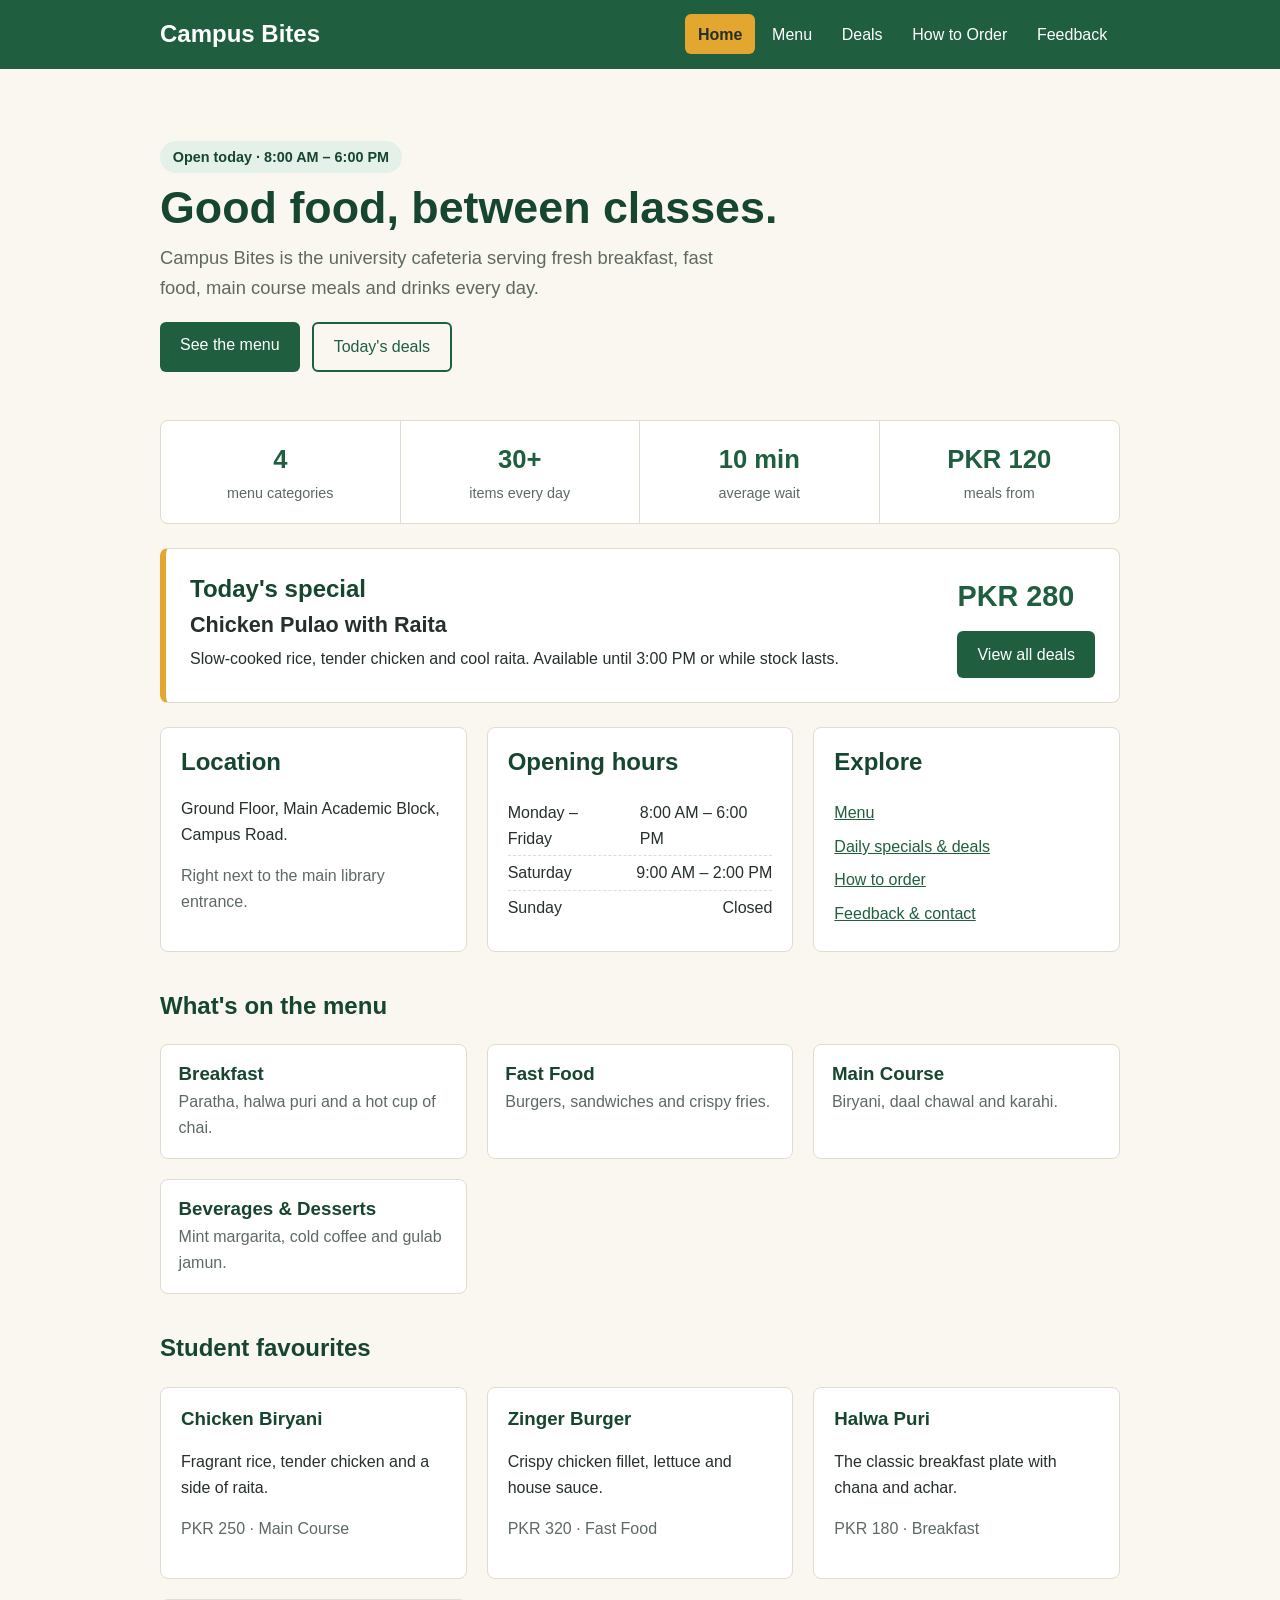
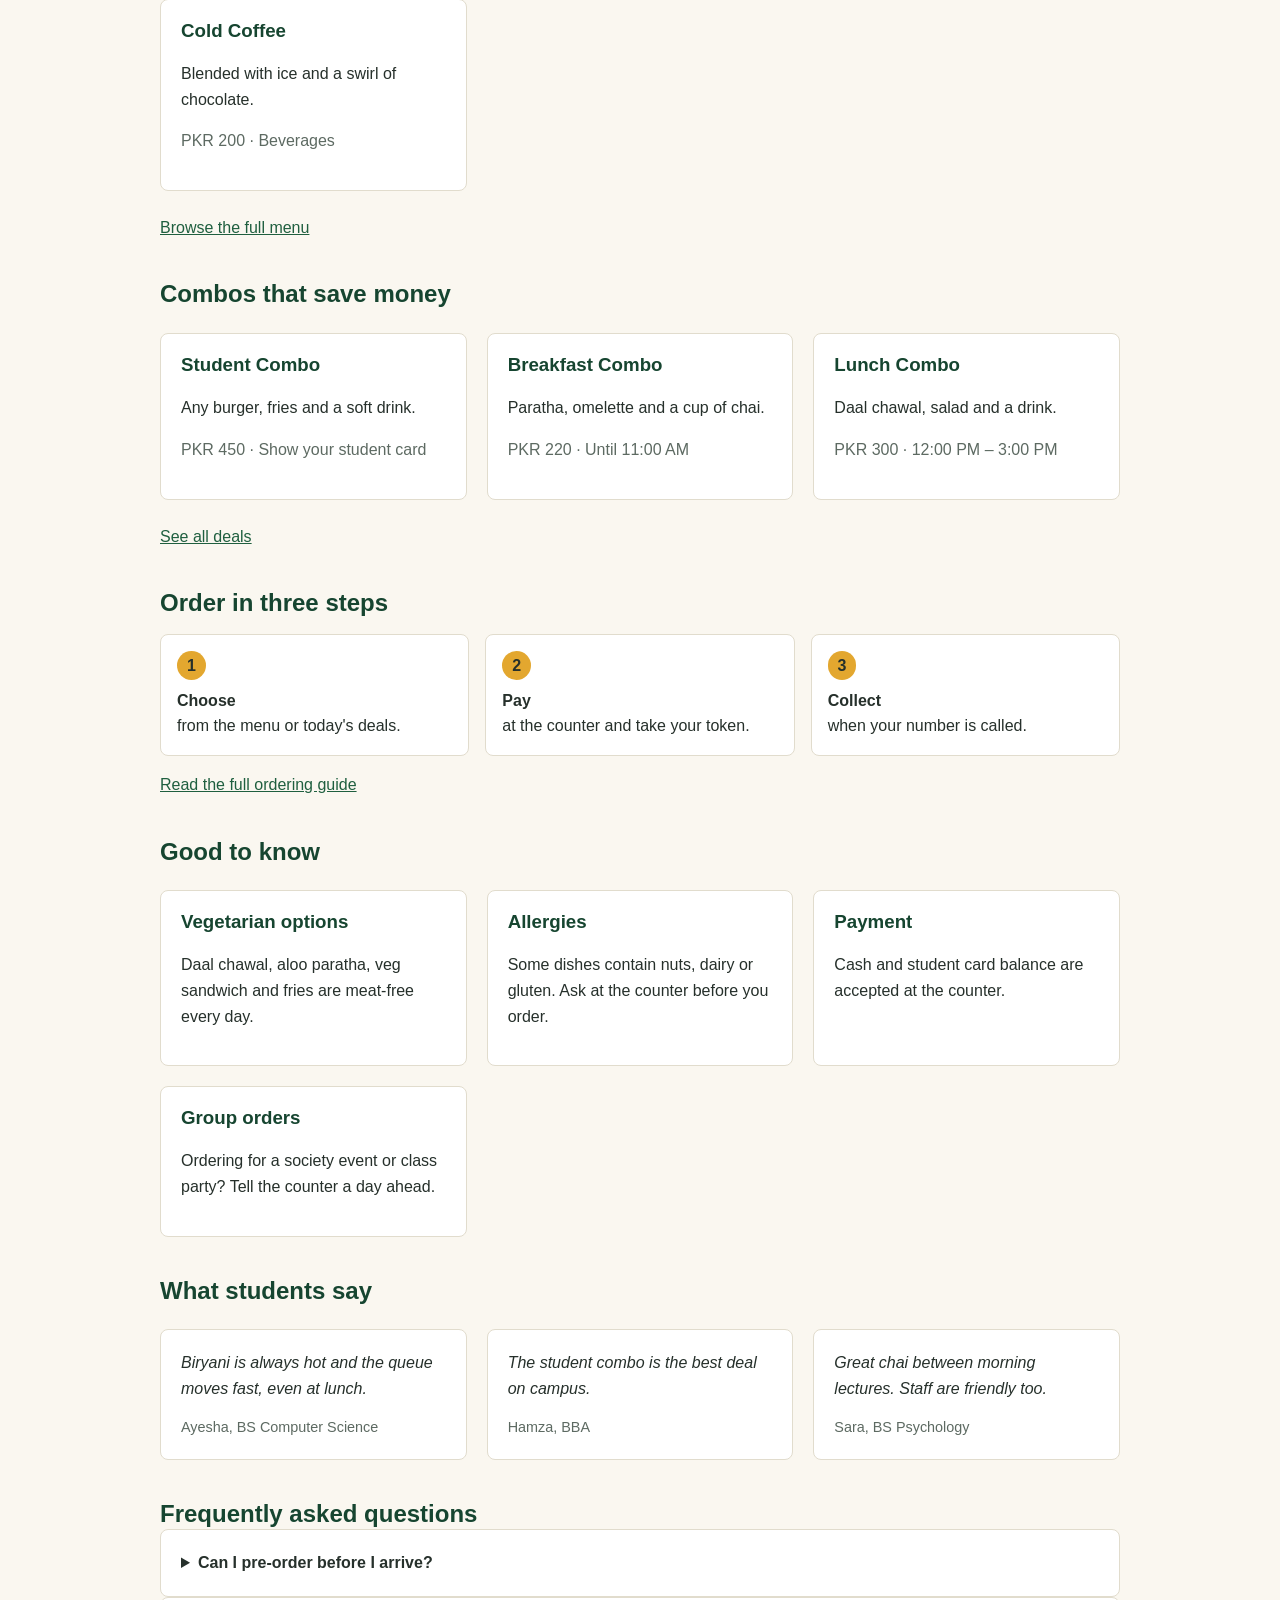
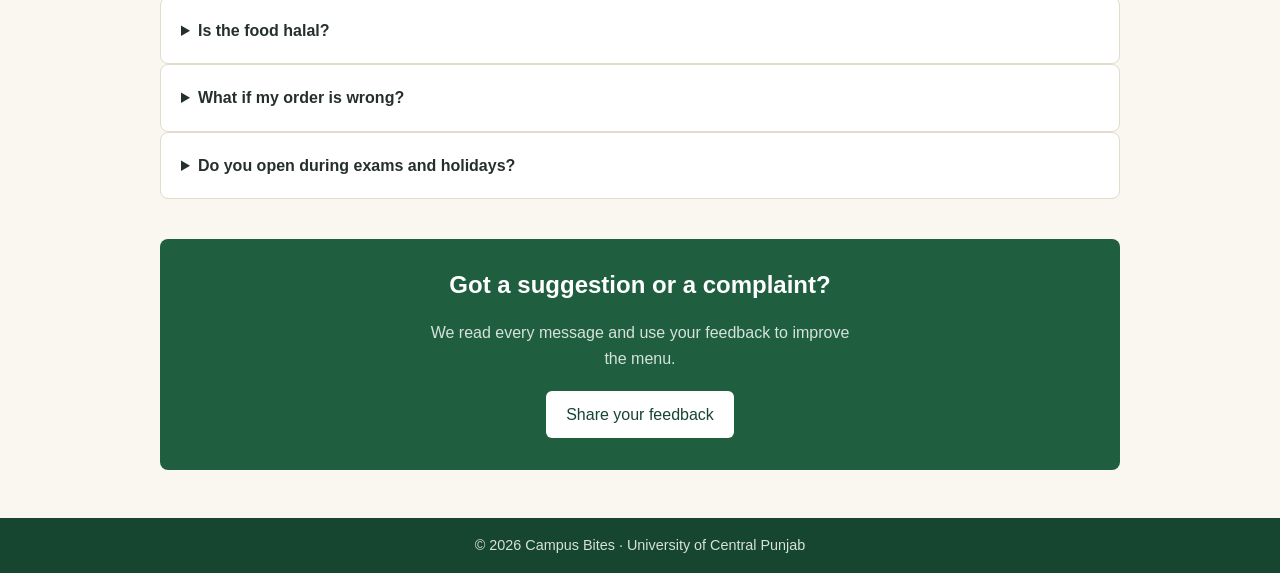
<file: src/index.html>
<!DOCTYPE html>
<html lang="en">

<head>
    <meta charset="UTF-8">
    <meta name="viewport" content="width=device-width, initial-scale=1.0">
    <meta name="description"
        content="Campus Bites – the university cafeteria. Fresh breakfast, fast food, main course meals and drinks every day.">
    <title>Home | Campus Bites</title>
    <link rel="stylesheet" href="../styles/style.css">
</head>

<body>

    <header class="site-header">
        <div class="container header-inner">
            <a class="brand" href="index.html">Campus Bites</a>
            <nav class="main-nav" aria-label="Main navigation">
                <a href="index.html" class="active" aria-current="page">Home</a>
                <a href="menu.html">Menu</a>
                <a href="deals.html">Deals</a>
                <a href="order.html">How to Order</a>
                <a href="feedback.html">Feedback</a>
            </nav>
        </div>
    </header>

    <main class="container">
        <!-- ===== HOME PAGE (Team Lead) ===== -->

        <!-- Hero -->
        <section class="hero">
            <p class="hero-badge">Open today &middot; 8:00 AM – 6:00 PM</p>
            <h1>Good food, between classes.</h1>
            <p class="hero-text">Campus Bites is the university cafeteria serving fresh breakfast, fast food, main
                course meals and drinks every day.</p>
            <div class="hero-actions">
                <a class="btn" href="menu.html">See the menu</a>
                <a class="btn btn-outline" href="deals.html">Today's deals</a>
            </div>
        </section>

        <!-- Quick facts -->
        <section class="stats" aria-label="Campus Bites at a glance">
            <div class="stat"><strong>4</strong><span>menu categories</span></div>
            <div class="stat"><strong>30+</strong><span>items every day</span></div>
            <div class="stat"><strong>10 min</strong><span>average wait</span></div>
            <div class="stat"><strong>PKR 120</strong><span>meals from</span></div>
        </section>

        <!-- Today's special -->
        <section class="special">
            <div>
                <h2>Today's special</h2>
                <p class="special-name">Chicken Pulao with Raita</p>
                <p>Slow-cooked rice, tender chicken and cool raita. Available until 3:00 PM or while stock lasts.</p>
            </div>
            <div class="special-price">
                <span class="price">PKR 280</span>
                <a class="btn" href="deals.html">View all deals</a>
            </div>
        </section>

        <!-- Info cards -->
        <section class="grid">
            <article class="card">
                <h2>Location</h2>
                <p>Ground Floor, Main Academic Block, Campus Road.</p>
                <p class="muted">Right next to the main library entrance.</p>
            </article>
            <article class="card">
                <h2>Opening hours</h2>
                <ul class="plain hours">
                    <li><span>Monday – Friday</span><span>8:00 AM – 6:00 PM</span></li>
                    <li><span>Saturday</span><span>9:00 AM – 2:00 PM</span></li>
                    <li><span>Sunday</span><span>Closed</span></li>
                </ul>
            </article>
            <article class="card">
                <h2>Explore</h2>
                <ul class="plain">
                    <li><a href="menu.html">Menu</a></li>
                    <li><a href="deals.html">Daily specials &amp; deals</a></li>
                    <li><a href="order.html">How to order</a></li>
                    <li><a href="feedback.html">Feedback &amp; contact</a></li>
                </ul>
            </article>
        </section>

        <!-- Menu categories -->
        <section>
            <h2 class="section-title">What's on the menu</h2>
            <div class="grid">
                <a class="category" href="menu.html">
                    <h3>Breakfast</h3>
                    <p>Paratha, halwa puri and a hot cup of chai.</p>
                </a>
                <a class="category" href="menu.html">
                    <h3>Fast Food</h3>
                    <p>Burgers, sandwiches and crispy fries.</p>
                </a>
                <a class="category" href="menu.html">
                    <h3>Main Course</h3>
                    <p>Biryani, daal chawal and karahi.</p>
                </a>
                <a class="category" href="menu.html">
                    <h3>Beverages &amp; Desserts</h3>
                    <p>Mint margarita, cold coffee and gulab jamun.</p>
                </a>
            </div>
        </section>

        <!-- Popular items -->
        <section>
            <h2 class="section-title">Student favourites</h2>
            <div class="grid">
                <article class="card">
                    <h3>Chicken Biryani</h3>
                    <p>Fragrant rice, tender chicken and a side of raita.</p>
                    <p class="muted">PKR 250 &middot; Main Course</p>
                </article>
                <article class="card">
                    <h3>Zinger Burger</h3>
                    <p>Crispy chicken fillet, lettuce and house sauce.</p>
                    <p class="muted">PKR 320 &middot; Fast Food</p>
                </article>
                <article class="card">
                    <h3>Halwa Puri</h3>
                    <p>The classic breakfast plate with chana and achar.</p>
                    <p class="muted">PKR 180 &middot; Breakfast</p>
                </article>
                <article class="card">
                    <h3>Cold Coffee</h3>
                    <p>Blended with ice and a swirl of chocolate.</p>
                    <p class="muted">PKR 200 &middot; Beverages</p>
                </article>
            </div>
            <p><a href="menu.html">Browse the full menu</a></p>
        </section>

        <!-- Combos -->
        <section>
            <h2 class="section-title">Combos that save money</h2>
            <div class="grid">
                <article class="card">
                    <h3>Student Combo</h3>
                    <p>Any burger, fries and a soft drink.</p>
                    <p class="muted">PKR 450 &middot; Show your student card</p>
                </article>
                <article class="card">
                    <h3>Breakfast Combo</h3>
                    <p>Paratha, omelette and a cup of chai.</p>
                    <p class="muted">PKR 220 &middot; Until 11:00 AM</p>
                </article>
                <article class="card">
                    <h3>Lunch Combo</h3>
                    <p>Daal chawal, salad and a drink.</p>
                    <p class="muted">PKR 300 &middot; 12:00 PM &ndash; 3:00 PM</p>
                </article>
            </div>
            <p><a href="deals.html">See all deals</a></p>
        </section>

        <!-- How it works -->
        <section>
            <h2 class="section-title">Order in three steps</h2>
            <ol class="mini-steps">
                <li><strong>Choose</strong> from the menu or today's deals.</li>
                <li><strong>Pay</strong> at the counter and take your token.</li>
                <li><strong>Collect</strong> when your number is called.</li>
            </ol>
            <p><a href="order.html">Read the full ordering guide</a></p>
        </section>

        <!-- Good to know -->
        <section>
            <h2 class="section-title">Good to know</h2>
            <div class="grid">
                <article class="card">
                    <h3>Vegetarian options</h3>
                    <p>Daal chawal, aloo paratha, veg sandwich and fries are meat-free every day.</p>
                </article>
                <article class="card">
                    <h3>Allergies</h3>
                    <p>Some dishes contain nuts, dairy or gluten. Ask at the counter before you order.</p>
                </article>
                <article class="card">
                    <h3>Payment</h3>
                    <p>Cash and student card balance are accepted at the counter.</p>
                </article>
                <article class="card">
                    <h3>Group orders</h3>
                    <p>Ordering for a society event or class party? Tell the counter a day ahead.</p>
                </article>
            </div>
        </section>

        <!-- Student voices -->
        <section>
            <h2 class="section-title">What students say</h2>
            <div class="grid">
                <blockquote class="quote">
                    <p>Biryani is always hot and the queue moves fast, even at lunch.</p>
                    <cite>Ayesha, BS Computer Science</cite>
                </blockquote>
                <blockquote class="quote">
                    <p>The student combo is the best deal on campus.</p>
                    <cite>Hamza, BBA</cite>
                </blockquote>
                <blockquote class="quote">
                    <p>Great chai between morning lectures. Staff are friendly too.</p>
                    <cite>Sara, BS Psychology</cite>
                </blockquote>
            </div>
        </section>

        <!-- FAQ -->
        <section>
            <h2 class="section-title">Frequently asked questions</h2>
            <details class="card">
                <summary><strong>Can I pre-order before I arrive?</strong></summary>
                <p>Not yet. Place your order at the counter and you will get a token number. Most orders are ready in
                    about 10 minutes.</p>
            </details>
            <details class="card">
                <summary><strong>Is the food halal?</strong></summary>
                <p>Yes. All meat served at Campus Bites is halal.</p>
            </details>
            <details class="card">
                <summary><strong>What if my order is wrong?</strong></summary>
                <p>Tell the staff at the counter with your token and we will fix it. You can also send a message on the
                    <a href="feedback.html">feedback page</a>.</p>
            </details>
            <details class="card">
                <summary><strong>Do you open during exams and holidays?</strong></summary>
                <p>Hours can change during exam weeks and university holidays. Any change is posted at the counter.</p>
            </details>
        </section>

        <!-- Call to action -->
        <section class="cta">
            <h2>Got a suggestion or a complaint?</h2>
            <p>We read every message and use your feedback to improve the menu.</p>
            <a class="btn btn-light" href="feedback.html">Share your feedback</a>
        </section>
    </main>

    <footer class="site-footer">
        <div class="container">
            <p>&copy; 2026 Campus Bites &middot; University of Central Punjab</p>
        </div>
    </footer>

</body>

</html>
</file>
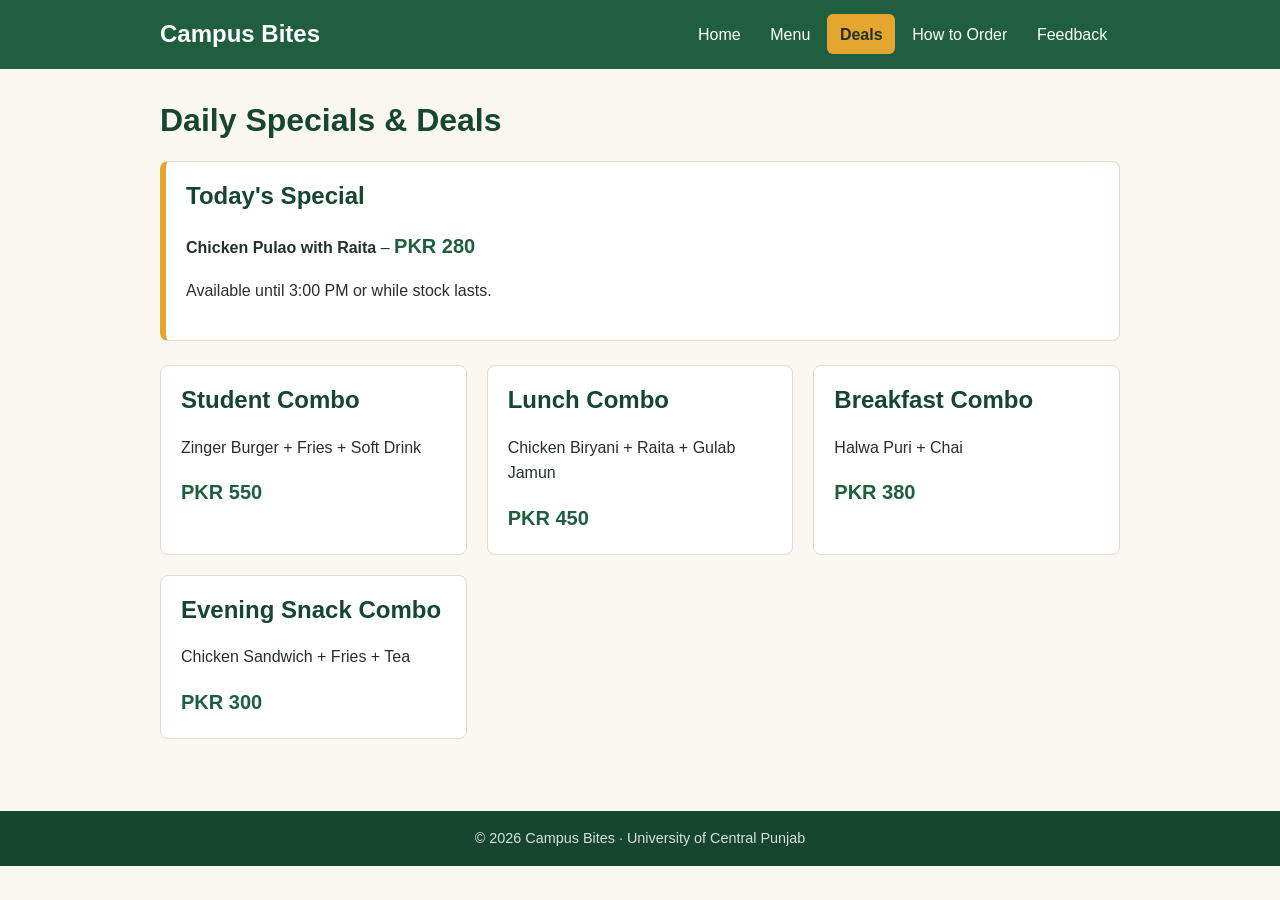
<file: src/deals.html>
<!DOCTYPE html>
<html lang="en">

<head>
    <meta charset="UTF-8">
    <meta name="viewport" content="width=device-width, initial-scale=1.0">
    <title>Daily Specials & Deals | Campus Bites</title>
    <link rel="stylesheet" href="../styles/style.css">
</head>

<body>

    <header class="site-header">
        <div class="container header-inner">
            <a class="brand" href="index.html">Campus Bites</a>
            <nav class="main-nav" aria-label="Main navigation">
                <a href="index.html">Home</a>
                <a href="menu.html">Menu</a>
                <a href="deals.html" class="active" aria-current="page">Deals</a>
                <a href="order.html">How to Order</a>
                <a href="feedback.html">Feedback</a>
            </nav>
        </div>
    </header>

    <main class="container">

        <h1 class="page-title">Daily Specials &amp; Deals</h1>

        <section class="card highlight">
            <h2>Today's Special</h2>
            <p><strong>Chicken Pulao with Raita</strong> &ndash; <span class="price">PKR 280</span></p>
            <p>Available until 3:00 PM or while stock lasts.</p>
        </section>

        <section class="grid">

            <article class="card">
                <h2>Student Combo</h2>
                <p>Zinger Burger + Fries + Soft Drink</p>
                <p class="price">PKR 550</p>
            </article>

            <article class="card">
                <h2>Lunch Combo</h2>
                <p>Chicken Biryani + Raita + Gulab Jamun</p>
                <p class="price">PKR 450</p>
            </article>

            <article class="card">
                <h2>Breakfast Combo</h2>
                <p>Halwa Puri + Chai</p>
                <p class="price">PKR 380</p>
            </article>

            <article class="card">
                <h2>Evening Snack Combo</h2>
                <p>Chicken Sandwich + Fries + Tea</p>
                <p class="price">PKR 300</p>
            </article>

        </section>

    </main>

    <footer class="site-footer">
        <div class="container">
            <p>&copy; 2026 Campus Bites &middot; University of Central Punjab</p>
        </div>
    </footer>

</body>

</html>
</file>
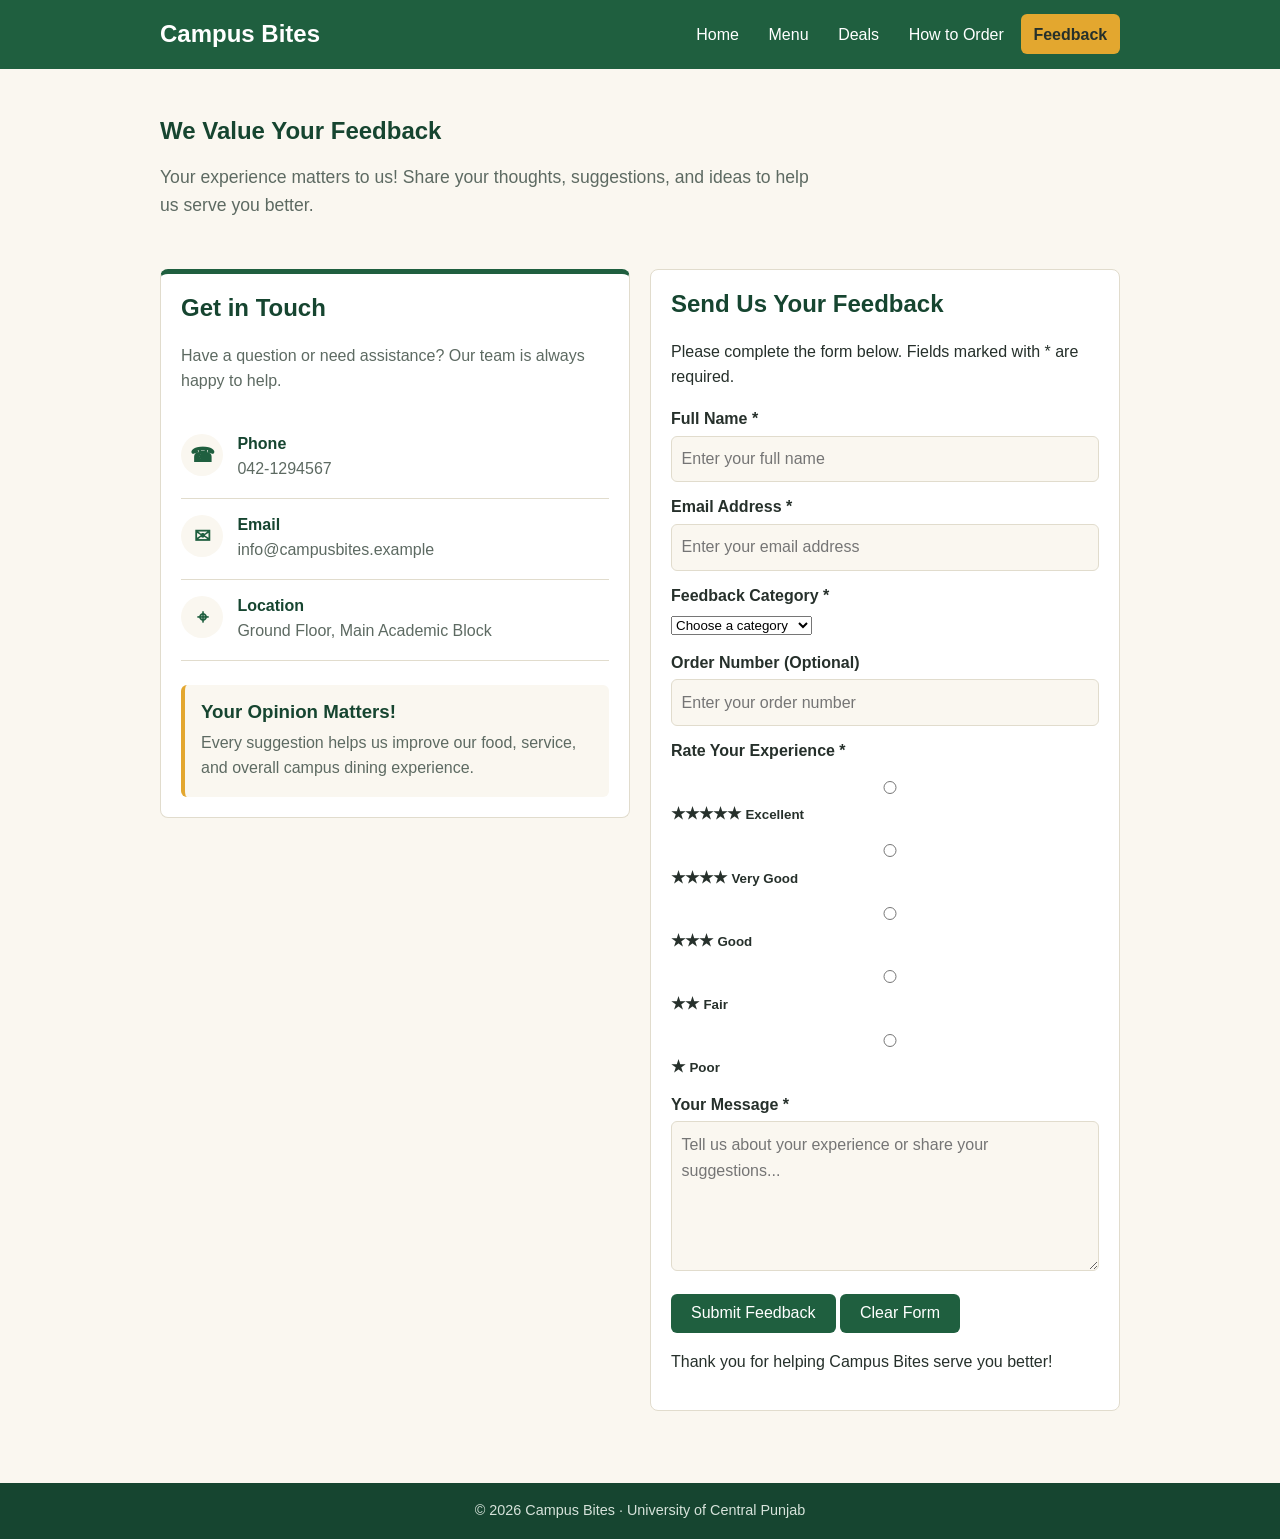
<file: src/feedback.html>
<!DOCTYPE html>
<html lang="en">

<head>
    <meta charset="UTF-8">
    <meta name="viewport" content="width=device-width, initial-scale=1.0">
    <title>Feedback & Contact | Campus Bites</title>
    <link rel="stylesheet" href="../styles/style.css">
</head>

<body>

    <!-- Header -->
    <header class="site-header">
        <div class="container header-inner">
            <a class="brand" href="index.html">Campus Bites</a>

            <nav class="main-nav" aria-label="Main navigation">
                <a href="index.html">Home</a>
                <a href="menu.html">Menu</a>
                <a href="deals.html">Deals</a>
                <a href="order.html">How to Order</a>
                <a href="feedback.html" class="active" aria-current="page">Feedback</a>
            </nav>
        </div>
    </header>

    <!-- Main Content -->
    <main class="container">

        <section class="feedback-hero">
            <h1 class="page-title">We Value Your Feedback</h1>
            <p class="lead">
                Your experience matters to us! Share your thoughts,
                suggestions, and ideas to help us serve you better.
            </p>
        </section>

        <section class="grid feedback-layout">

            <!-- Contact Information -->
            <article class="card contact-card">
                <h2>Get in Touch</h2>

                <p>
                    Have a question or need assistance?
                    Our team is always happy to help.
                </p>

                <div class="contact-item">
                    <div class="contact-icon" aria-hidden="true">☎</div>
                    <div>
                        <h3>Phone</h3>
                        <p>042-1294567</p>
                    </div>
                </div>

                <div class="contact-item">
                    <div class="contact-icon" aria-hidden="true">✉</div>
                    <div>
                        <h3>Email</h3>
                        <p>info@campusbites.example</p>
                    </div>
                </div>

                <div class="contact-item">
                    <div class="contact-icon" aria-hidden="true">⌖</div>
                    <div>
                        <h3>Location</h3>
                        <p>Ground Floor, Main Academic Block</p>
                    </div>
                </div>

                <div class="contact-message">
                    <h3>Your Opinion Matters!</h3>
                    <p>
                        Every suggestion helps us improve our food,
                        service, and overall campus dining experience.
                    </p>
                </div>
            </article>

            <!-- Feedback Form -->
            <article class="card feedback-card">

                <h2>Send Us Your Feedback</h2>

                <p class="feedback-intro">
                    Please complete the form below. Fields marked
                    with * are required.
                </p>

                <form class="feedback-form" action="#" method="post">

                    <div class="form-group">
                        <label for="name">Full Name *</label>
                        <input
                            type="text"
                            id="name"
                            name="name"
                            placeholder="Enter your full name"
                            minlength="3"
                            required
                        >
                    </div>

                    <div class="form-group">
                        <label for="email">Email Address *</label>
                        <input
                            type="email"
                            id="email"
                            name="email"
                            placeholder="Enter your email address"
                            required
                        >
                    </div>

                    <div class="form-group">
                        <label for="category">Feedback Category *</label>
                        <select id="category" name="category" required>
                            <option value="" disabled selected>
                                Choose a category
                            </option>
                            <option value="food-quality">Food Quality</option>
                            <option value="customer-service">Customer Service</option>
                            <option value="order-delivery">Order & Delivery</option>
                            <option value="prices-deals">Prices & Deals</option>
                            <option value="website">Website Experience</option>
                            <option value="suggestion">Suggestions</option>
                            <option value="other">Other</option>
                        </select>
                    </div>

                    <div class="form-group">
                        <label for="order-number">
                            Order Number (Optional)
                        </label>
                        <input
                            type="text"
                            id="order-number"
                            name="order-number"
                            placeholder="Enter your order number"
                        >
                    </div>

                    <div class="form-group">
                        <label>Rate Your Experience *</label>

                        <div class="rating-options">

                            <label>
                                <input type="radio" name="rating" value="5" required>
                                <span>★★★★★</span>
                                <small>Excellent</small>
                            </label>

                            <label>
                                <input type="radio" name="rating" value="4">
                                <span>★★★★</span>
                                <small>Very Good</small>
                            </label>

                            <label>
                                <input type="radio" name="rating" value="3">
                                <span>★★★</span>
                                <small>Good</small>
                            </label>

                            <label>
                                <input type="radio" name="rating" value="2">
                                <span>★★</span>
                                <small>Fair</small>
                            </label>

                            <label>
                                <input type="radio" name="rating" value="1">
                                <span>★</span>
                                <small>Poor</small>
                            </label>

                        </div>
                    </div>

                    <div class="form-group">
                        <label for="message">Your Message *</label>
                        <textarea
                            id="message"
                            name="message"
                            rows="5"
                            minlength="10"
                            placeholder="Tell us about your experience or share your suggestions..."
                            required
                        ></textarea>
                    </div>

                    <div class="form-actions">
                        <button type="submit" class="btn submit-btn">
                            Submit Feedback
                        </button>

                        <button type="reset" class="btn reset-btn">
                            Clear Form
                        </button>
                    </div>

                    <p class="form-note">
                        Thank you for helping Campus Bites serve you better!
                    </p>

                </form>
            </article>

        </section>

    </main>

    <!-- Footer -->
    <footer class="site-footer">
        <div class="container">
            <p>&copy; 2026 Campus Bites &middot; University of Central Punjab</p>
        </div>
    </footer>

</body>
</html>
</file>
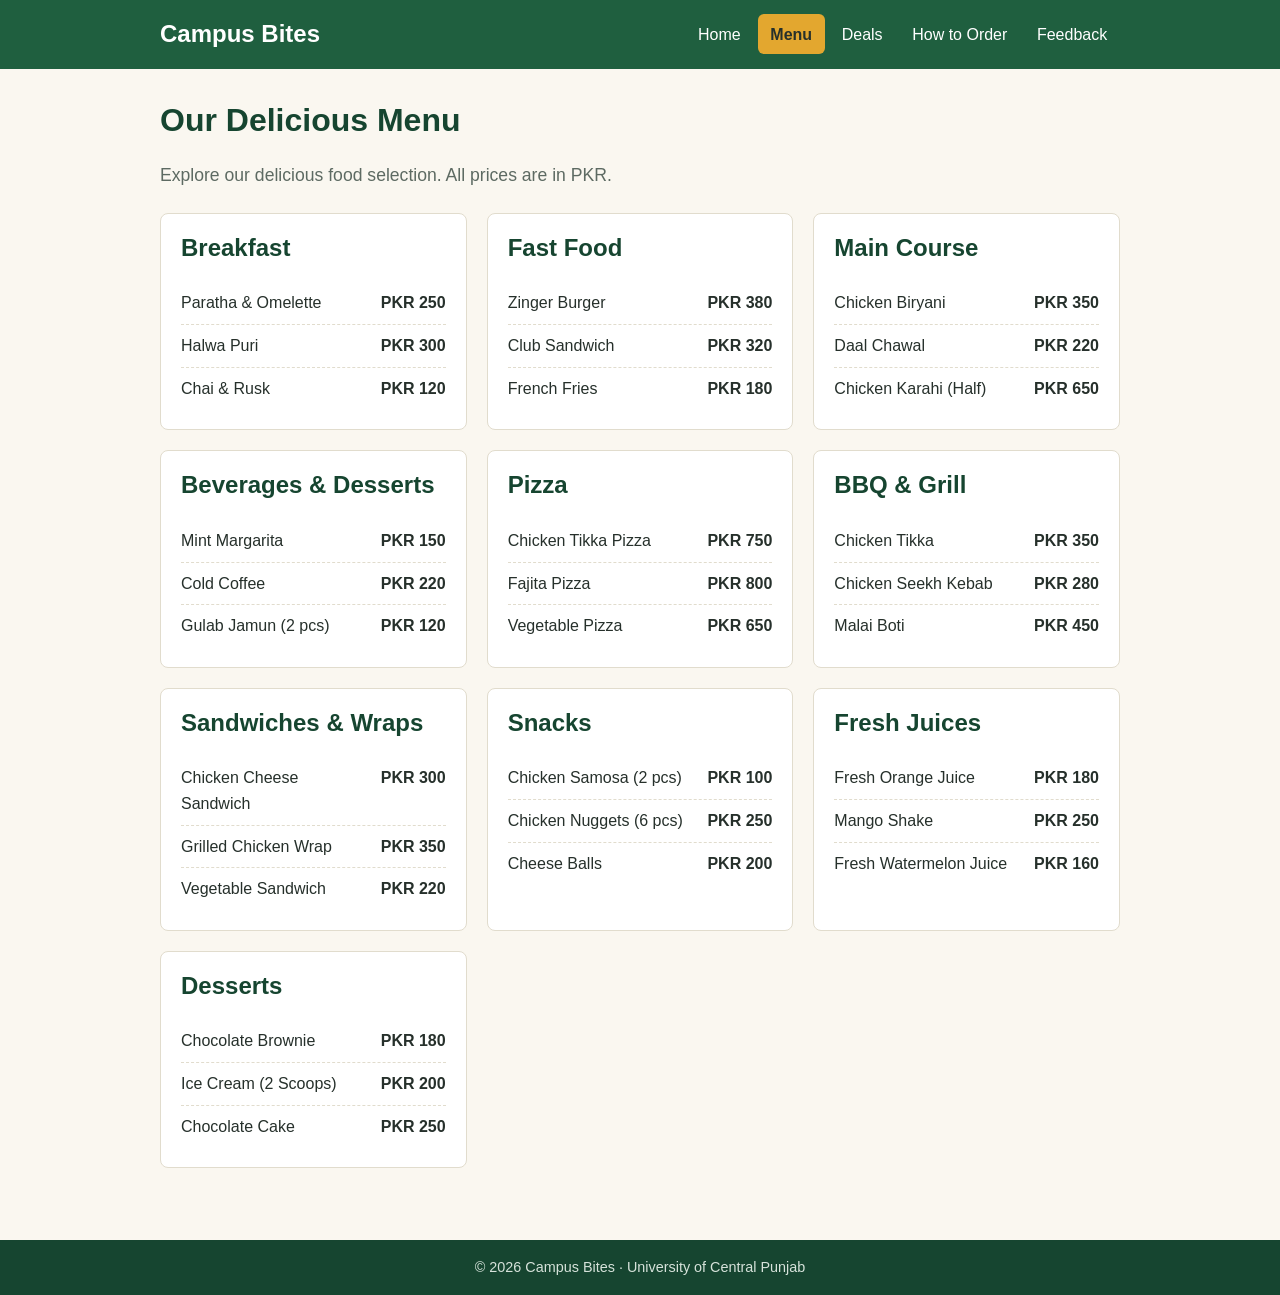
<file: src/menu.html>
<!DOCTYPE html>
<html lang="en">

<head>
    <meta charset="UTF-8">
    <meta name="viewport" content="width=device-width, initial-scale=1.0">
    <title>Menu | Campus Bites</title>
    <link rel="stylesheet" href="../styles/style.css">
</head>

<body>

    <header class="site-header">
        <div class="container header-inner">
            <a class="brand" href="index.html">Campus Bites</a>

            <nav class="main-nav" aria-label="Main navigation">
                <a href="index.html">Home</a>
                <a href="menu.html" class="active" aria-current="page">Menu</a>
                <a href="deals.html">Deals</a>
                <a href="order.html">How to Order</a>
                <a href="feedback.html">Feedback</a>
            </nav>
        </div>
    </header>

    <main class="container">

        <!-- ===== MENU PAGE (Member 1) ===== -->

        <h1 class="page-title">Our Delicious Menu</h1>

        <p class="lead">
            Explore our delicious food selection.
            All prices are in PKR.
        </p>

        <section class="grid">

            <!-- 1. Breakfast -->
            <article class="card">
                <h2>Breakfast</h2>
                <ul class="price-list">
                    <li><span>Paratha &amp; Omelette</span><span>PKR 250</span></li>
                    <li><span>Halwa Puri</span><span>PKR 300</span></li>
                    <li><span>Chai &amp; Rusk</span><span>PKR 120</span></li>
                </ul>
            </article>

            <!-- 2. Fast Food -->
            <article class="card">
                <h2>Fast Food</h2>
                <ul class="price-list">
                    <li><span>Zinger Burger</span><span>PKR 380</span></li>
                    <li><span>Club Sandwich</span><span>PKR 320</span></li>
                    <li><span>French Fries</span><span>PKR 180</span></li>
                </ul>
            </article>

            <!-- 3. Main Course -->
            <article class="card">
                <h2>Main Course</h2>
                <ul class="price-list">
                    <li><span>Chicken Biryani</span><span>PKR 350</span></li>
                    <li><span>Daal Chawal</span><span>PKR 220</span></li>
                    <li><span>Chicken Karahi (Half)</span><span>PKR 650</span></li>
                </ul>
            </article>

            <!-- 4. Beverages & Desserts -->
            <article class="card">
                <h2>Beverages &amp; Desserts</h2>
                <ul class="price-list">
                    <li><span>Mint Margarita</span><span>PKR 150</span></li>
                    <li><span>Cold Coffee</span><span>PKR 220</span></li>
                    <li><span>Gulab Jamun (2 pcs)</span><span>PKR 120</span></li>
                </ul>
            </article>

            <!-- 5. Pizza -->
            <article class="card">
                <h2>Pizza</h2>
                <ul class="price-list">
                    <li><span>Chicken Tikka Pizza</span><span>PKR 750</span></li>
                    <li><span>Fajita Pizza</span><span>PKR 800</span></li>
                    <li><span>Vegetable Pizza</span><span>PKR 650</span></li>
                </ul>
            </article>

            <!-- 6. BBQ -->
            <article class="card">
                <h2>BBQ &amp; Grill</h2>
                <ul class="price-list">
                    <li><span>Chicken Tikka</span><span>PKR 350</span></li>
                    <li><span>Chicken Seekh Kebab</span><span>PKR 280</span></li>
                    <li><span>Malai Boti</span><span>PKR 450</span></li>
                </ul>
            </article>

            <!-- 7. Sandwiches & Wraps -->
            <article class="card">
                <h2>Sandwiches &amp; Wraps</h2>
                <ul class="price-list">
                    <li><span>Chicken Cheese Sandwich</span><span>PKR 300</span></li>
                    <li><span>Grilled Chicken Wrap</span><span>PKR 350</span></li>
                    <li><span>Vegetable Sandwich</span><span>PKR 220</span></li>
                </ul>
            </article>

            <!-- 8. Snacks -->
            <article class="card">
                <h2>Snacks</h2>
                <ul class="price-list">
                    <li><span>Chicken Samosa (2 pcs)</span><span>PKR 100</span></li>
                    <li><span>Chicken Nuggets (6 pcs)</span><span>PKR 250</span></li>
                    <li><span>Cheese Balls</span><span>PKR 200</span></li>
                </ul>
            </article>

            <!-- 9. Fresh Juices -->
            <article class="card">
                <h2>Fresh Juices</h2>
                <ul class="price-list">
                    <li><span>Fresh Orange Juice</span><span>PKR 180</span></li>
                    <li><span>Mango Shake</span><span>PKR 250</span></li>
                    <li><span>Fresh Watermelon Juice</span><span>PKR 160</span></li>
                </ul>
            </article>

            <!-- 10. Desserts -->
            <article class="card">
                <h2>Desserts</h2>
                <ul class="price-list">
                    <li><span>Chocolate Brownie</span><span>PKR 180</span></li>
                    <li><span>Ice Cream (2 Scoops)</span><span>PKR 200</span></li>
                    <li><span>Chocolate Cake</span><span>PKR 250</span></li>
                </ul>
            </article>

        </section>

    </main>

    <footer class="site-footer">
        <div class="container">
            <p>
                &copy; 2026 Campus Bites &middot;
                University of Central Punjab
            </p>
        </div>
    </footer>

</body>
</html>
</file>
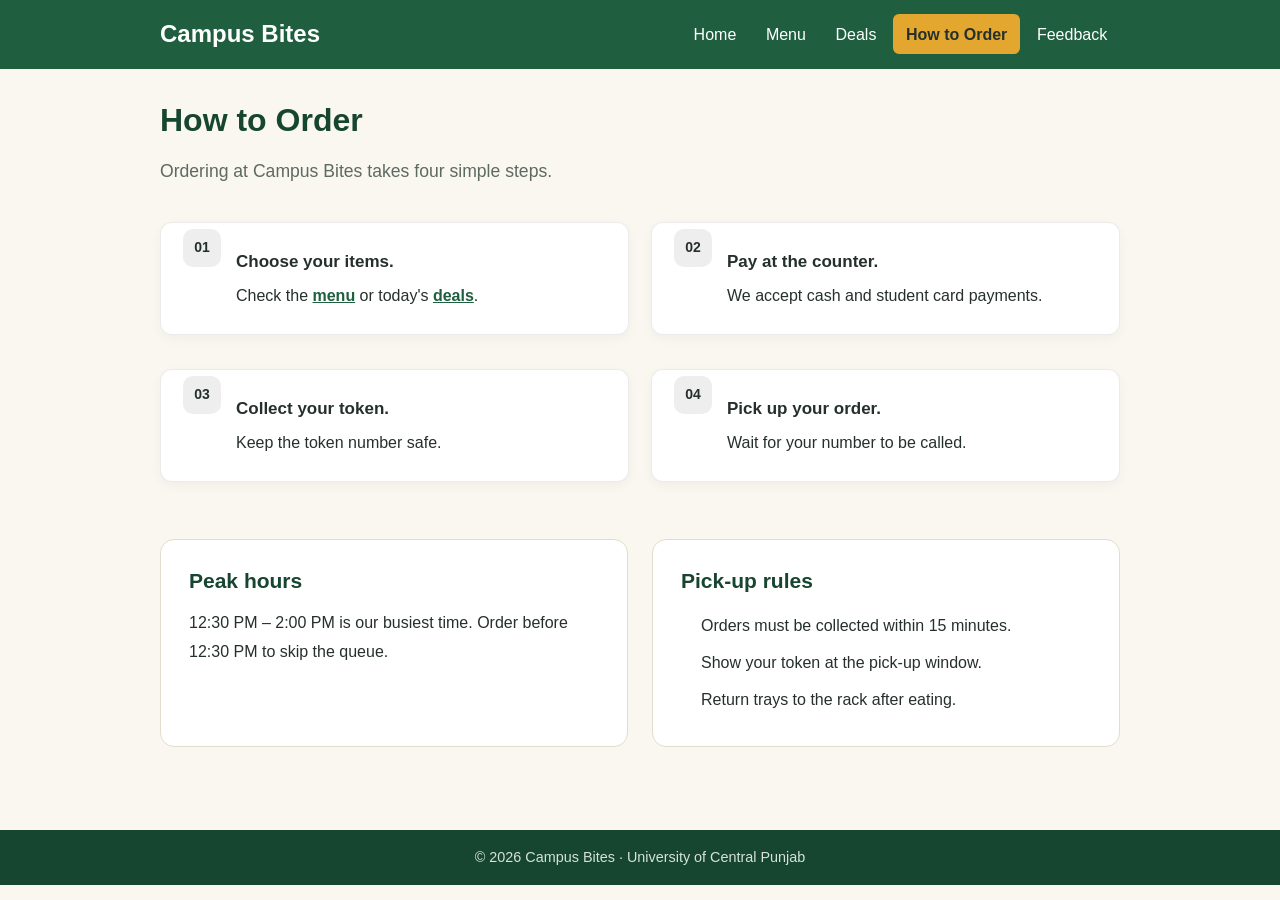
<file: src/order.html>
<!DOCTYPE html>
<html lang="en">

<head>
    <meta charset="UTF-8">
    <meta name="viewport" content="width=device-width, initial-scale=1.0">
    <title>How to Order | Campus Bites</title>
    <link rel="stylesheet" href="../styles/style.css">

    <style>
        /* Order Page Improvements */

        .page-title {
            margin-bottom: 10px;
        }

        .lead {
            margin-bottom: 35px;
            line-height: 1.7;
        }

        .steps {
            counter-reset: order-step;
            list-style: none;
            padding: 0;
            margin: 30px 0 45px;
            display: grid;
            grid-template-columns: repeat(2, 1fr);
            gap: 22px;
        }

        .steps li {
            counter-increment: order-step;
            position: relative;
            padding: 25px 25px 25px 75px;
            border-radius: 12px;
            background: var(--card-bg, #fff);
            border: 1px solid rgba(0, 0, 0, 0.08);
            line-height: 1.7;
            box-shadow: 0 4px 12px rgba(0, 0, 0, 0.04);
            transition: transform 0.25s ease, box-shadow 0.25s ease;
        }

        .steps li::before {
            content: counter(order-step, decimal-leading-zero);
            position: absolute;
            left: 22px;
            top: 25px;
            width: 38px;
            height: 38px;
            display: flex;
            align-items: center;
            justify-content: center;
            border-radius: 10px;
            background: var(--primary-color, #eee);
            color: inherit;
            font-weight: 700;
            font-size: 14px;
        }

        .steps li:hover {
            transform: translateY(-4px);
            box-shadow: 0 8px 20px rgba(0, 0, 0, 0.08);
        }

        .steps li strong {
            display: block;
            margin-bottom: 5px;
            font-size: 17px;
        }

        .steps li a {
            font-weight: 600;
        }

        .grid {
            display: grid;
            grid-template-columns: repeat(2, minmax(0, 1fr));
            gap: 24px;
            margin: 35px 0;
        }

        .grid .card {
            padding: 28px;
            border-radius: 14px;
            transition: transform 0.25s ease, box-shadow 0.25s ease;
        }

        .grid .card:hover {
            transform: translateY(-4px);
            box-shadow: 0 8px 20px rgba(0, 0, 0, 0.08);
        }

        .grid .card h2 {
            margin-top: 0;
            margin-bottom: 15px;
            font-size: 21px;
        }

        .grid .card p,
        .grid .card li {
            line-height: 1.8;
        }

        .grid .card ul {
            padding-left: 20px;
        }

        @media (max-width: 650px) {
            .steps,
            .grid {
                grid-template-columns: 1fr;
            }

            .steps li {
                padding: 22px 20px 22px 70px;
            }

            .steps li::before {
                left: 18px;
                top: 22px;
            }

            .grid .card {
                padding: 22px;
            }
        }
    </style>
</head>

<body>

    <header class="site-header">
        <div class="container header-inner">
            <a class="brand" href="index.html">Campus Bites</a>

            <nav class="main-nav" aria-label="Main navigation">
                <a href="index.html">Home</a>
                <a href="menu.html">Menu</a>
                <a href="deals.html">Deals</a>
                <a href="order.html" class="active" aria-current="page">How to Order</a>
                <a href="feedback.html">Feedback</a>
            </nav>
        </div>
    </header>

    <main class="container">

        <h1 class="page-title">How to Order</h1>

        <p class="lead">
            Ordering at Campus Bites takes four simple steps.
        </p>

        <ol class="steps">
            <li>
                <strong>Choose your items.</strong>
                Check the <a href="menu.html">menu</a> or today's
                <a href="deals.html">deals</a>.
            </li>

            <li>
                <strong>Pay at the counter.</strong>
                We accept cash and student card payments.
            </li>

            <li>
                <strong>Collect your token.</strong>
                Keep the token number safe.
            </li>

            <li>
                <strong>Pick up your order.</strong>
                Wait for your number to be called.
            </li>
        </ol>

        <section class="grid">

            <article class="card">
                <h2>Peak hours</h2>
                <p>
                    12:30 PM – 2:00 PM is our busiest time.
                    Order before 12:30 PM to skip the queue.
                </p>
            </article>

            <article class="card">
                <h2>Pick-up rules</h2>
                <ul class="plain">
                    <li>Orders must be collected within 15 minutes.</li>
                    <li>Show your token at the pick-up window.</li>
                    <li>Return trays to the rack after eating.</li>
                </ul>
            </article>

        </section>

    </main>

    <footer class="site-footer">
        <div class="container">
            <p>&copy; 2026 Campus Bites &middot; University of Central Punjab</p>
        </div>
    </footer>

</body>
</html>
</file>
<file: styles/style.css>
/* =========================================================
   Campus Bites – shared stylesheet
   Team Lead owns BASE. Each member adds rules ONLY inside
   their own section and keeps their @media query there.
   ========================================================= */

/* ===== BASE (Team Lead) ===== */
:root {
    --green: #1f5f3f;
    --green-dark: #164530;
    --mustard: #e3a72f;
    --cream: #faf7f0;
    --ink: #26302b;
    --muted: #5d6a62;
    --line: #e1dccd;
    --white: #ffffff;
}

* {
    box-sizing: border-box;
}

body {
    margin: 0;
    font-family: "Segoe UI", Tahoma, Arial, sans-serif;
    line-height: 1.6;
    color: var(--ink);
    background: var(--cream);
}

.container {
    width: 100%;
    max-width: 1000px;
    margin: 0 auto;
    padding: 0 1.25rem;
}

main.container {
    padding-top: 2rem;
    padding-bottom: 3rem;
    min-height: 70vh;
}

a {
    color: var(--green);
}

a:focus-visible,
button:focus-visible,
input:focus-visible,
textarea:focus-visible {
    outline: 3px solid var(--mustard);
    outline-offset: 2px;
}

h1,
h2,
h3 {
    line-height: 1.2;
    color: var(--green-dark);
}

.page-title {
    margin-top: 0;
}

.lead {
    color: var(--muted);
    font-size: 1.1rem;
}

/* Header + navigation */
.site-header {
    background: var(--green);
    color: var(--white);
}

.header-inner {
    display: flex;
    align-items: center;
    justify-content: space-between;
    flex-wrap: wrap;
    gap: .5rem 1.5rem;
    padding-top: .9rem;
    padding-bottom: .9rem;
}

.brand {
    color: var(--white);
    font-size: 1.5rem;
    font-weight: 700;
    text-decoration: none;
}

.main-nav {
    display: flex;
    flex-wrap: wrap;
    gap: .25rem;
}

.main-nav a {
    color: var(--white);
    text-decoration: none;
    padding: .45rem .8rem;
    border-radius: 6px;
}

.main-nav a:hover {
    background: var(--green-dark);
}

.main-nav a.active {
    background: var(--mustard);
    color: var(--ink);
    font-weight: 600;
}

/* Footer */
.site-footer {
    background: var(--green-dark);
    color: #d6e2da;
    text-align: center;
    padding: 1rem 0;
    font-size: .9rem;
}

.site-footer p {
    margin: 0;
}

/* Cards, grid, buttons, lists */
.grid {
    display: grid;
    grid-template-columns: repeat(auto-fit, minmax(260px, 1fr));
    gap: 1.25rem;
    margin: 1.5rem 0;
}

.card {
    background: var(--white);
    border: 1px solid var(--line);
    border-radius: 8px;
    padding: 1.25rem;
}

.card h2,
.card h3 {
    margin-top: 0;
}

.card.highlight {
    border-left: 6px solid var(--mustard);
}

.btn {
    display: inline-block;
    background: var(--green);
    color: var(--white);
    border: 0;
    border-radius: 6px;
    padding: .65rem 1.25rem;
    font-size: 1rem;
    text-decoration: none;
    cursor: pointer;
}

.btn:hover {
    background: var(--green-dark);
}

ul.plain {
    list-style: none;
    margin: 0;
    padding: 0;
}

ul.plain li {
    padding: .25rem 0;
}

.price {
    font-weight: 700;
    color: var(--green);
}

/* Base responsive rule (Team Lead) */
@media (max-width: 600px) {
    .header-inner {
        flex-direction: column;
        align-items: flex-start;
    }

    .main-nav {
        width: 100%;
    }

    .main-nav a {
        flex: 1 1 45%;
        text-align: center;
        background: var(--green-dark);
    }
}


/* ===== HOME PAGE (Team Lead) ===== */
.hero {
    padding: 2.5rem 0 1.5rem;
}

.hero h1 {
    font-size: 2.8rem;
    margin: .5rem 0;
}

.hero-text {
    max-width: 55ch;
    font-size: 1.15rem;
    color: var(--muted);
    margin: 0 0 1.25rem;
}

.hero-badge {
    display: inline-block;
    margin: 0;
    padding: .3rem .8rem;
    background: #e4f1e9;
    color: var(--green-dark);
    border-radius: 999px;
    font-size: .9rem;
    font-weight: 600;
}

.hero-actions {
    display: flex;
    flex-wrap: wrap;
    gap: .75rem;
}

.btn-outline {
    background: transparent;
    color: var(--green);
    border: 2px solid var(--green);
}

.btn-outline:hover {
    background: var(--green);
    color: var(--white);
}

.btn-light {
    background: var(--white);
    color: var(--green-dark);
}

.btn-light:hover {
    background: var(--mustard);
    color: var(--ink);
}

.stats {
    display: grid;
    grid-template-columns: repeat(auto-fit, minmax(150px, 1fr));
    border: 1px solid var(--line);
    border-radius: 8px;
    background: var(--white);
    margin: 1.5rem 0;
}

.stat {
    padding: 1.1rem;
    text-align: center;
    border-right: 1px solid var(--line);
}

.stat:last-child {
    border-right: 0;
}

.stat strong {
    display: block;
    font-size: 1.6rem;
    color: var(--green);
}

.stat span {
    color: var(--muted);
    font-size: .9rem;
}

.special {
    display: flex;
    flex-wrap: wrap;
    align-items: center;
    justify-content: space-between;
    gap: 1rem 2rem;
    background: var(--white);
    border: 1px solid var(--line);
    border-left: 6px solid var(--mustard);
    border-radius: 8px;
    padding: 1.5rem;
    margin: 1.5rem 0;
}

.special h2 {
    margin: 0 0 .25rem;
}

.special p {
    margin: .25rem 0;
}

.special-name {
    font-size: 1.35rem;
    font-weight: 700;
}

.special-price {
    display: flex;
    flex-direction: column;
    align-items: flex-start;
    gap: .75rem;
}

.special-price .price {
    font-size: 1.8rem;
}

.muted {
    color: var(--muted);
}

.hours li {
    display: flex;
    justify-content: space-between;
    gap: 1rem;
    border-bottom: 1px dashed var(--line);
}

.hours li:last-child {
    border-bottom: 0;
}

.section-title {
    margin: 2.5rem 0 0;
}

.category {
    display: block;
    background: var(--white);
    border: 1px solid var(--line);
    border-radius: 8px;
    padding: 1.1rem;
    text-decoration: none;
    color: var(--ink);
}

.category h3 {
    margin: 0 0 .25rem;
}

.category p {
    margin: 0;
    color: var(--muted);
}

.category:hover {
    border-color: var(--green);
    background: #f1f7f3;
}

.mini-steps {
    counter-reset: s;
    list-style: none;
    padding: 0;
    margin: 1rem 0;
    display: grid;
    grid-template-columns: repeat(auto-fit, minmax(220px, 1fr));
    gap: 1rem;
}

.mini-steps li {
    counter-increment: s;
    background: var(--white);
    border: 1px solid var(--line);
    border-radius: 8px;
    padding: 1rem;
}

.mini-steps li::before {
    content: counter(s);
    display: inline-flex;
    align-items: center;
    justify-content: center;
    width: 1.8rem;
    height: 1.8rem;
    margin-bottom: .5rem;
    border-radius: 50%;
    background: var(--mustard);
    color: var(--ink);
    font-weight: 700;
}

.mini-steps strong {
    display: block;
}

.quote {
    margin: 0;
    background: var(--white);
    border: 1px solid var(--line);
    border-radius: 8px;
    padding: 1.25rem;
}

.quote p {
    margin: 0 0 .75rem;
    font-style: italic;
}

.quote cite {
    color: var(--muted);
    font-size: .9rem;
    font-style: normal;
}

.cta {
    background: var(--green);
    color: var(--white);
    border-radius: 8px;
    padding: 2rem;
    margin-top: 2.5rem;
    text-align: center;
}

.cta h2 {
    color: var(--white);
    margin-top: 0;
}

.cta p {
    margin: 0 auto 1.25rem;
    max-width: 50ch;
    color: #d6e2da;
}

@media (max-width: 600px) {
    .hero h1 {
        font-size: 1.9rem;
    }

    .stat {
        border-right: 0;
        border-bottom: 1px solid var(--line);
    }

    .stat:last-child {
        border-bottom: 0;
    }

    .hero-actions .btn {
        width: 100%;
        text-align: center;
    }

    .special {
        padding: 1.1rem;
    }

    .cta {
        padding: 1.5rem 1rem;
    }
}


/* ===== MENU PAGE (Member 1) ===== */
.price-list {
    list-style: none;
    margin: 0;
    padding: 0;
}

.price-list li {
    display: flex;
    justify-content: space-between;
    gap: 1rem;
    padding: .5rem 0;
    border-bottom: 1px dashed var(--line);
}

.price-list li:last-child {
    border-bottom: 0;
}

.price-list li span:last-child {
    font-weight: 600;
    white-space: nowrap;
}

@media (max-width: 600px) {
    .price-list li {
        font-size: .95rem;
    }
}


/* ===== DEALS PAGE (Member 2) ===== */
.card .price {
    font-size: 1.25rem;
    margin: .5rem 0 0;
}

@media (max-width: 600px) {
    .card.highlight {
        border-left-width: 4px;
    }
}


/* ===== ORDER PAGE (Member 3) ===== */
.steps {
    counter-reset: step;
    list-style: none;
    padding: 0;
    margin: 1.5rem 0;
}

.steps li {
    counter-increment: step;
    position: relative;
    background: var(--white);
    border: 1px solid var(--line);
    border-radius: 8px;
    padding: 1rem 1rem 1rem 3.5rem;
    margin-bottom: .75rem;
}

.steps li::before {
    content: counter(step);
    position: absolute;
    left: 1rem;
    top: 50%;
    transform: translateY(-50%);
    width: 1.9rem;
    height: 1.9rem;
    border-radius: 50%;
    background: var(--mustard);
    color: var(--ink);
    font-weight: 700;
    display: flex;
    align-items: center;
    justify-content: center;
}

@media (max-width: 600px) {
    .steps li {
        padding-left: 3rem;
    }
}


/* ===== FEEDBACK PAGE (Member 4) ===== */
.feedback-form label {
    display: block;
    margin: .75rem 0 .25rem;
    font-weight: 600;
}

.feedback-form input,
.feedback-form textarea {
    width: 100%;
    padding: .6rem;
    font: inherit;
    border: 1px solid var(--line);
    border-radius: 6px;
    background: var(--cream);
}

.feedback-form button {
    margin-top: 1rem;
}

/* Feedback Page – Additional UI/UX */

.feedback-hero {
    padding: 1rem 0 .5rem;
}

.feedback-hero .page-title {
    margin-bottom: .5rem;
}

.feedback-hero .lead {
    max-width: 650px;
}

.feedback-layout {
    align-items: start;
}

.contact-card {
    background: var(--white);
    border-top: 5px solid var(--green);
}

.contact-card > p {
    color: var(--muted);
    margin-bottom: 1.5rem;
}

.contact-item {
    display: flex;
    align-items: flex-start;
    gap: .9rem;
    padding: 1rem 0;
    border-bottom: 1px solid var(--line);
}

.contact-icon {
    display: flex;
    align-items: center;
    justify-content: center;
    min-width: 42px;
    height: 42px;
    border-radius: 50%;
    background: var(--cream);
    color: var(--green);
    font-size: 1.25rem;
    font-weight: 700;
}

.contact-item h3 {
    margin: 0 0 .2rem;
    font-size: 1rem;
}

.contact-item p {
    margin: 0;
    color: var(--muted);
    overflow-wrap: anywhere;
}

.contact-message {
    margin-top: 1.5rem;
    padding: 1rem;
    border-left: 4px solid var(--mustard);
    border-radius: 6px;
    background: var(--cream);
}

.contact-message h3 {
    margin: 0 0 .4rem;
}

.contact-message p {
    margin: 0;
    color: var(--muted);
}

@media (max-width: 600px) {
    .feedback-hero {
        padding-top: .5rem;
    }

    .contact-card,
    .feedback-card {
        padding: 1rem;
    }

    .contact-item {
        gap: .7rem;
    }
}


@media (max-width: 600px) {
    .feedback-form button {
        width: 100%;
    }
}
</file>
